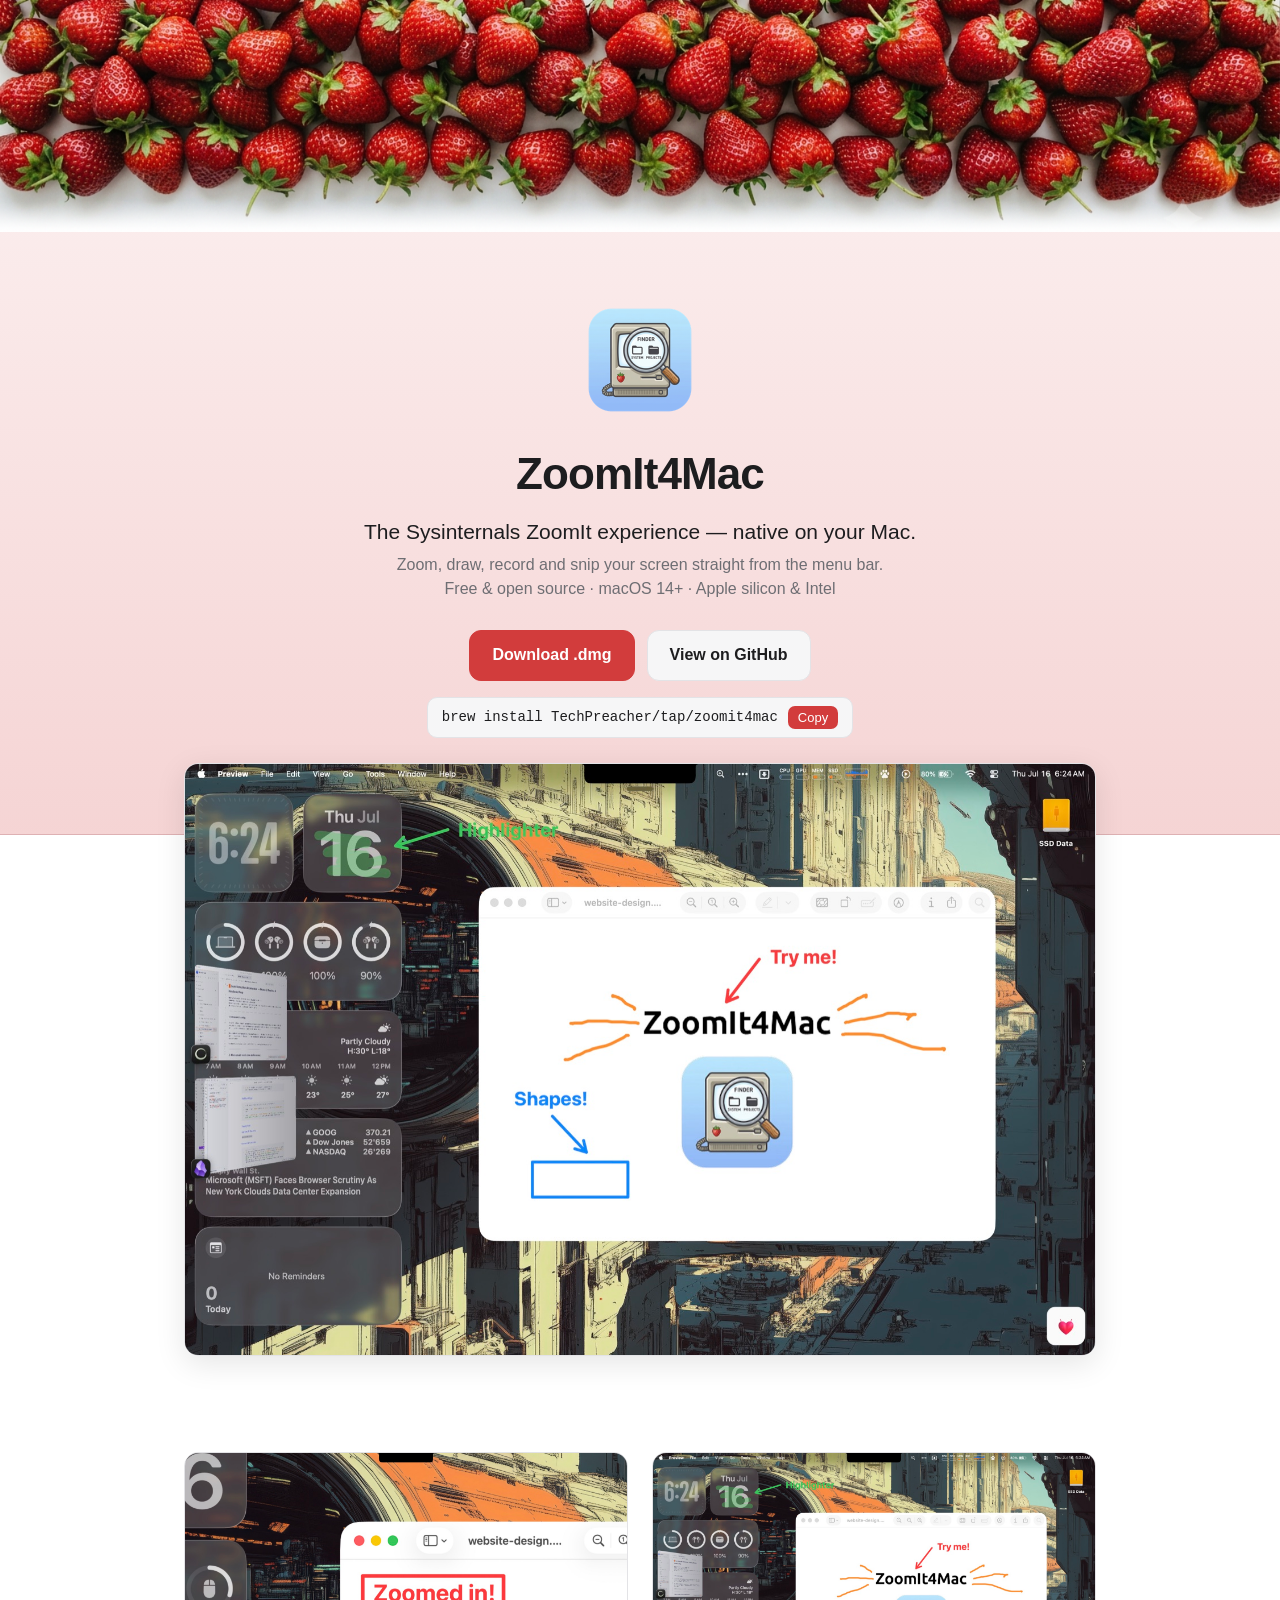
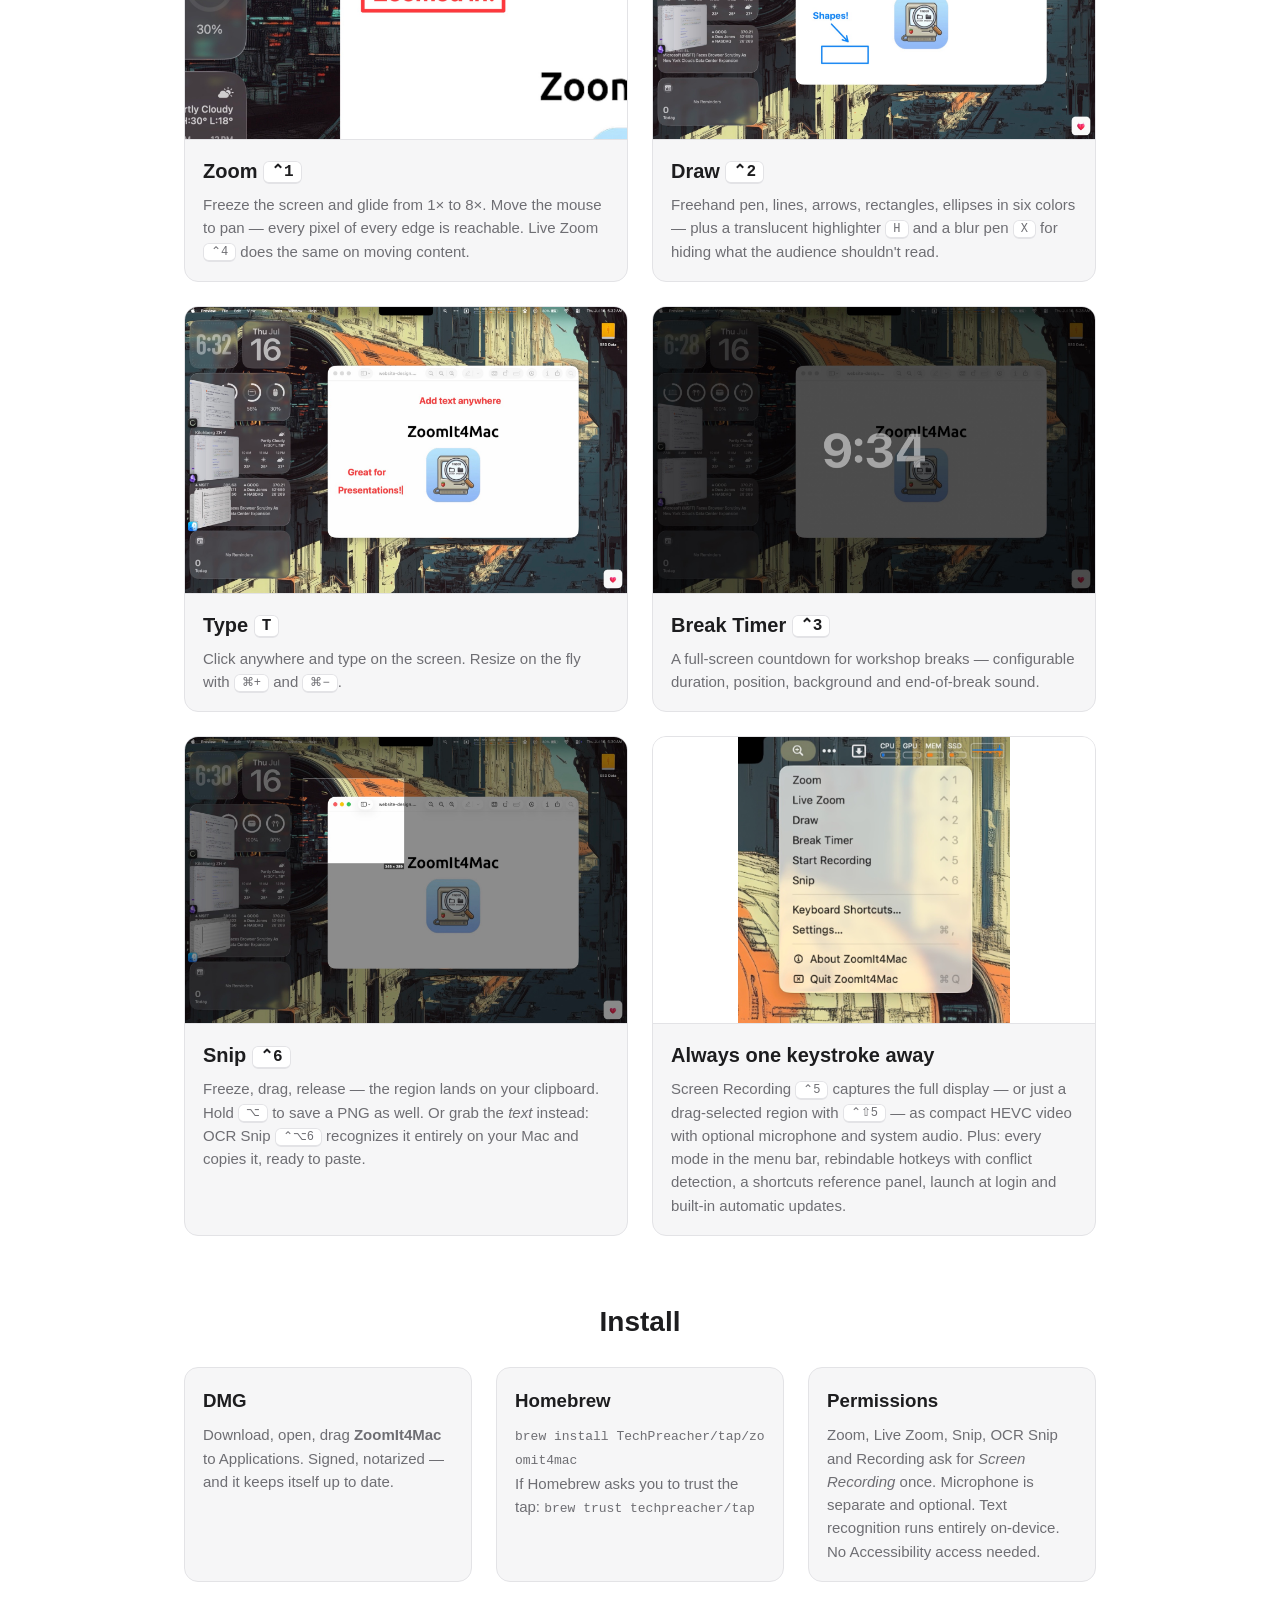
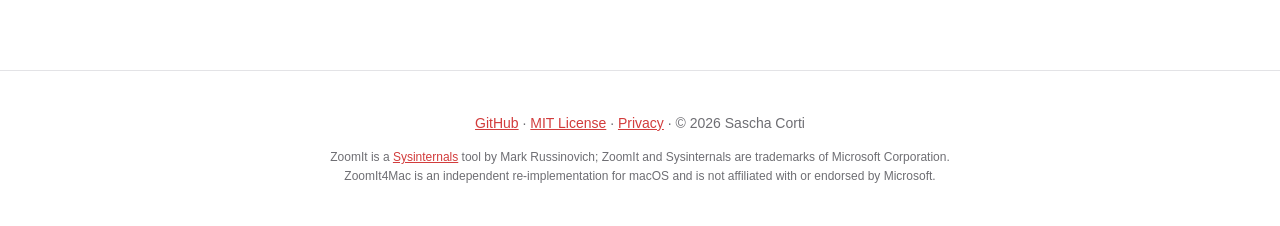
<file: site/index.html>
<!DOCTYPE html>
<html lang="en">
<head>
  <meta charset="utf-8">
  <meta name="viewport" content="width=device-width, initial-scale=1">
  <title>ZoomIt4Mac — screen zoom, annotation & recording for macOS</title>
  <meta name="description" content="A free, open-source, native macOS re-implementation of Sysinternals ZoomIt: screen zoom, drawing, break timer, full-screen and region recording, snipping and on-device text capture (OCR) from your menu bar.">
  <link rel="icon" type="image/png" sizes="32x32" href="assets/favicon-32.png">
  <link rel="icon" type="image/png" sizes="16x16" href="assets/favicon-16.png">
  <link rel="apple-touch-icon" href="assets/apple-touch-icon.png">
  <meta property="og:title" content="ZoomIt4Mac">
  <meta property="og:description" content="The Sysinternals ZoomIt experience — native on your Mac. Zoom, draw, record, snip, copy text.">
  <meta property="og:image" content="https://zoomit4mac.corti.com/assets/hero-shapes.jpg">
  <meta property="og:url" content="https://zoomit4mac.corti.com/">
  <meta property="og:type" content="website">
  <meta name="twitter:card" content="summary_large_image">
  <link rel="stylesheet" href="style.css">
</head>
<body>

<img class="strawberry-banner" src="assets/strawberries-banner.png" alt="" aria-hidden="true">

<header class="hero">
  <div class="hero-band">
  <img class="hero-icon" src="assets/icon-256.png" alt="ZoomIt4Mac app icon" width="128" height="128">
  <h1>ZoomIt4Mac</h1>
  <p class="tagline">The Sysinternals ZoomIt experience — native on your Mac.</p>
  <p class="subline">Zoom, draw, record and snip your screen straight from the menu bar.<br>
     Free &amp; open source · macOS 14+ · Apple silicon &amp; Intel</p>
  <div class="cta">
    <a id="download-dmg" class="button primary" href="https://github.com/TechPreacher/ZoomIt4Mac/releases/latest">
      Download .dmg <span id="release-version" hidden></span>
    </a>
    <a class="button" href="https://github.com/TechPreacher/ZoomIt4Mac">View on GitHub</a>
  </div>
  <div class="brew">
    <code>brew install TechPreacher/tap/zoomit4mac</code>
    <button id="copy-brew" type="button" hidden>Copy</button>
  </div>
  </div>
  <div class="hero-shot-wrap">
    <img class="hero-shot" src="assets/hero-shapes.jpg"
         alt="ZoomIt4Mac draw mode: arrows, shapes and highlighter strokes over a desktop, with a blurred region hiding text">
  </div>
</header>

<main>
  <section class="features" aria-label="Features">
    <article class="card">
      <img src="assets/zoom.jpg" alt="A frozen screen magnified around the cursor">
      <h2>Zoom <kbd>⌃1</kbd></h2>
      <p>Freeze the screen and glide from 1× to 8×. Move the mouse to pan — every pixel of every edge is reachable. Live Zoom <kbd>⌃4</kbd> does the same on moving content.</p>
    </article>
    <article class="card">
      <img src="assets/hero-shapes.jpg" alt="Freehand strokes, straight lines, arrows and rectangles drawn over the screen">
      <h2>Draw <kbd>⌃2</kbd></h2>
      <p>Freehand pen, lines, arrows, rectangles, ellipses in six colors — plus a translucent highlighter <kbd>H</kbd> and a blur pen <kbd>X</kbd> for hiding what the audience shouldn't read.</p>
    </article>
    <article class="card">
      <img src="assets/text.jpg" alt="Large text typed directly onto the screen">
      <h2>Type <kbd>T</kbd></h2>
      <p>Click anywhere and type on the screen. Resize on the fly with <kbd>⌘+</kbd> and <kbd>⌘−</kbd>.</p>
    </article>
    <article class="card">
      <img src="assets/break-timer.jpg" alt="A large countdown timer over a faded desktop">
      <h2>Break Timer <kbd>⌃3</kbd></h2>
      <p>A full-screen countdown for workshop breaks — configurable duration, position, background and end-of-break sound.</p>
    </article>
    <article class="card">
      <img src="assets/snip.jpg" alt="A bright selection rectangle over a dimmed screen with size label">
      <h2>Snip <kbd>⌃6</kbd></h2>
      <p>Freeze, drag, release — the region lands on your clipboard. Hold <kbd>⌥</kbd> to save a PNG as well. Or grab the <em>text</em> instead: OCR Snip <kbd>⌃⌥6</kbd> recognizes it entirely on your Mac and copies it, ready to paste.</p>
    </article>
    <article class="card">
      <img class="fit-contain" src="assets/menu.jpg" alt="The ZoomIt4Mac menu bar menu with all commands">
      <h2>Always one keystroke away</h2>
      <p>Screen Recording <kbd>⌃5</kbd> captures the full display — or just a drag-selected region with <kbd>⌃⇧5</kbd> — as compact HEVC video with optional microphone and system audio. Plus: every mode in the menu bar, rebindable hotkeys with conflict detection, a shortcuts reference panel, launch at login and built-in automatic updates.</p>
    </article>
  </section>

  <section class="install" aria-label="Install">
    <h2>Install</h2>
    <div class="install-grid">
      <div>
        <h3>DMG</h3>
        <p>Download, open, drag <strong>ZoomIt4Mac</strong> to Applications. Signed, notarized — and it keeps itself up to date.</p>
      </div>
      <div>
        <h3>Homebrew</h3>
        <p><code>brew install TechPreacher/tap/zoomit4mac</code><br>
        If Homebrew asks you to trust the tap: <code>brew trust techpreacher/tap</code></p>
      </div>
      <div>
        <h3>Permissions</h3>
        <p>Zoom, Live Zoom, Snip, OCR Snip and Recording ask for <em>Screen Recording</em> once. Microphone is separate and optional. Text recognition runs entirely on-device. No Accessibility access needed.</p>
      </div>
    </div>
  </section>
</main>

<footer>
  <p><a href="https://github.com/TechPreacher/ZoomIt4Mac">GitHub</a> ·
     <a href="https://github.com/TechPreacher/ZoomIt4Mac/blob/main/LICENSE">MIT License</a> ·
     <a href="privacy.html">Privacy</a> ·
     © 2026 Sascha Corti</p>
  <p class="fineprint">ZoomIt is a <a href="https://learn.microsoft.com/sysinternals/">Sysinternals</a> tool by Mark Russinovich; ZoomIt and Sysinternals are trademarks of Microsoft Corporation. ZoomIt4Mac is an independent re-implementation for macOS and is not affiliated with or endorsed by Microsoft.</p>
</footer>

<script src="script.js"></script>
</body>
</html>
</file>
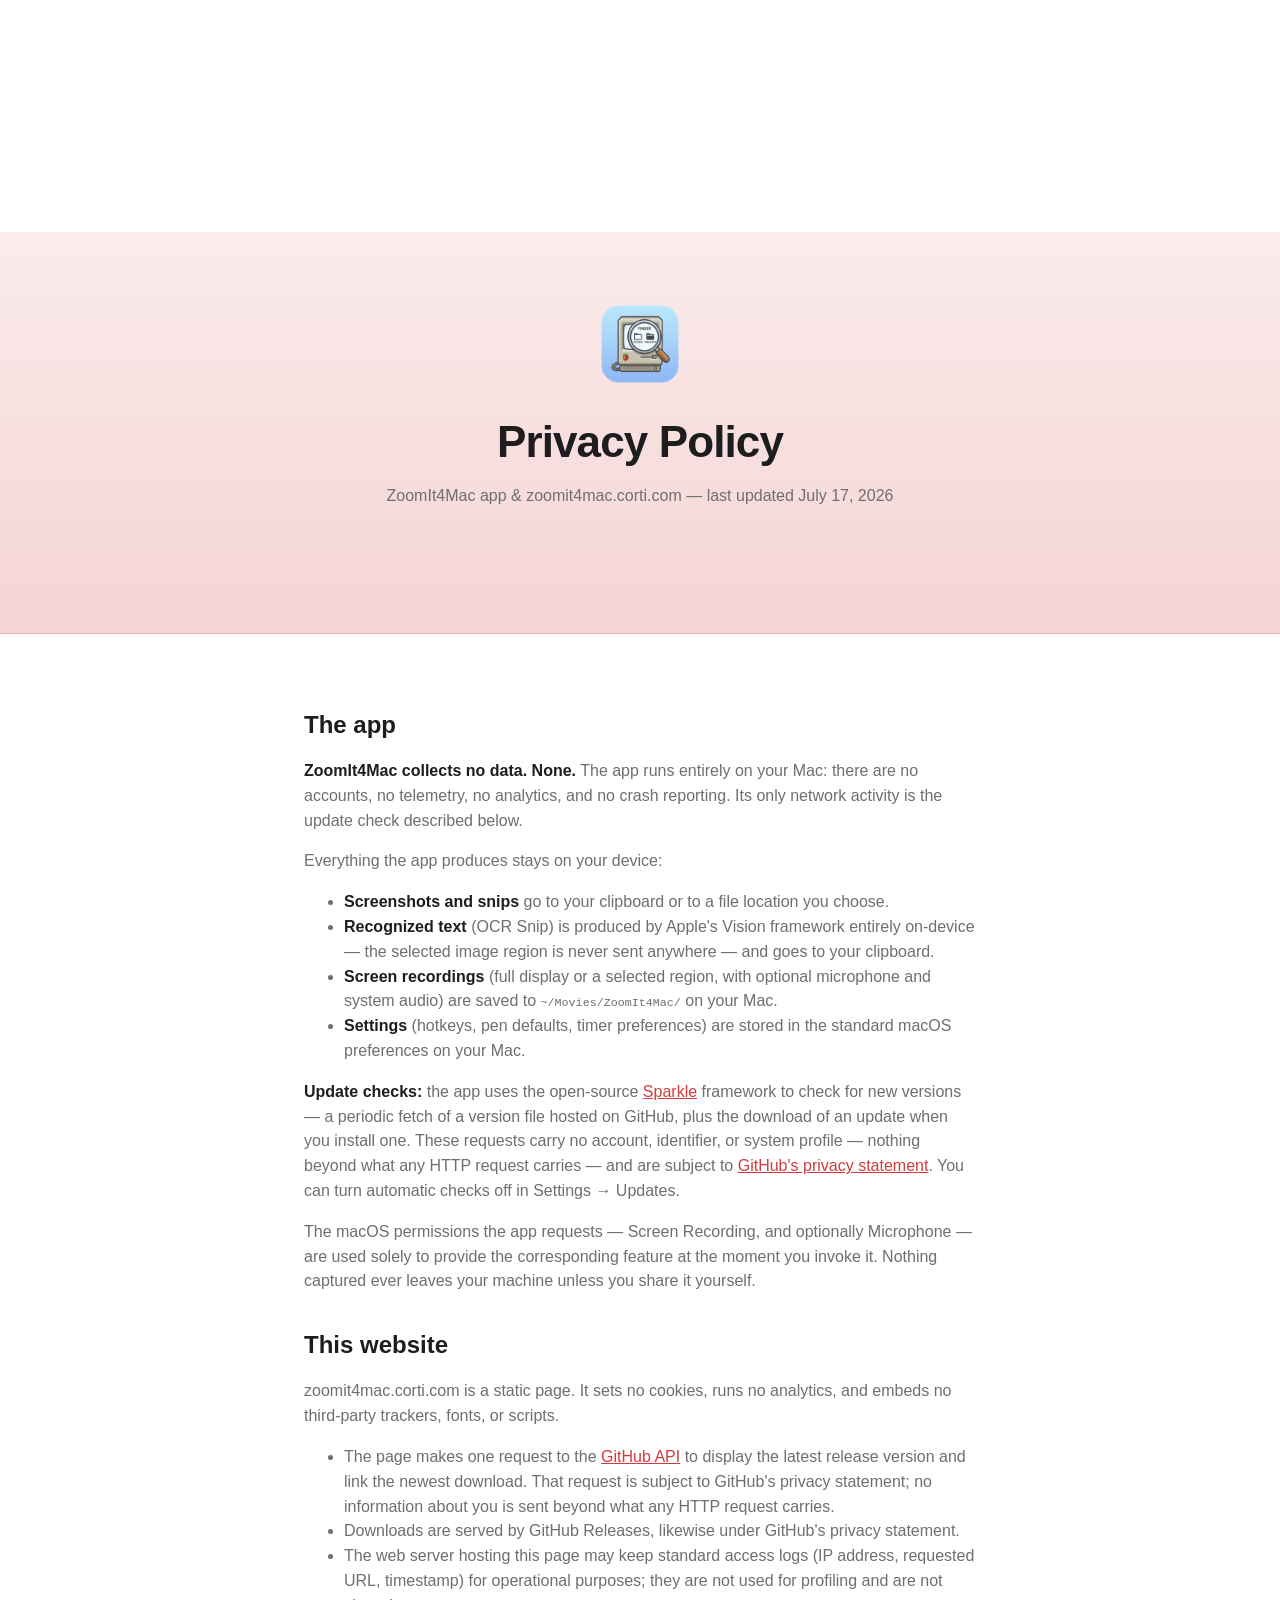
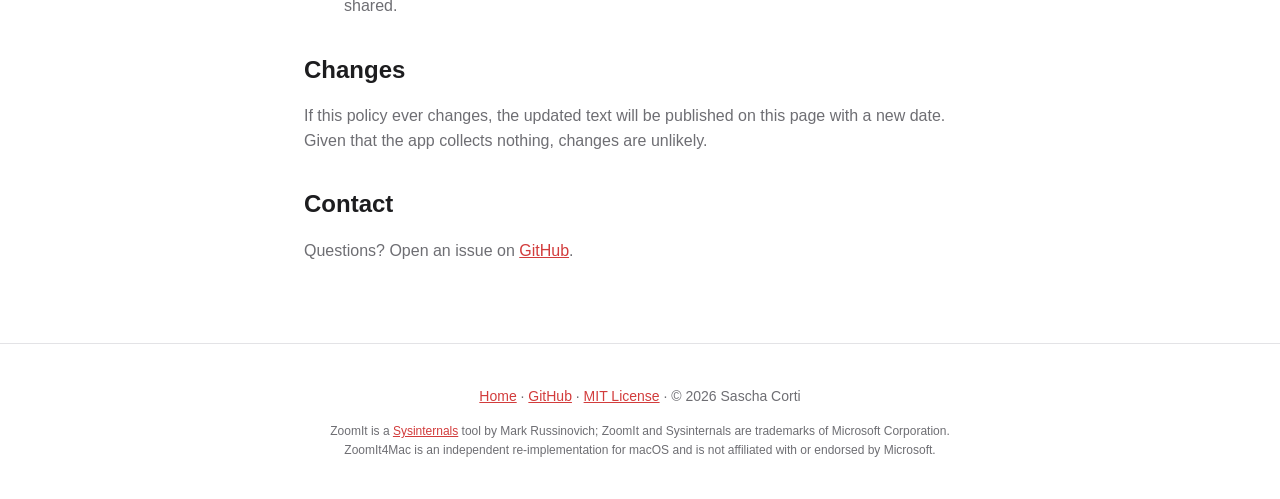
<file: site/privacy.html>
<!DOCTYPE html>
<html lang="en">
<head>
  <meta charset="utf-8">
  <meta name="viewport" content="width=device-width, initial-scale=1">
  <title>Privacy Policy — ZoomIt4Mac</title>
  <meta name="description" content="Privacy policy for the ZoomIt4Mac app and the zoomit4mac.corti.com website.">
  <link rel="icon" type="image/png" sizes="32x32" href="assets/favicon-32.png">
  <link rel="icon" type="image/png" sizes="16x16" href="assets/favicon-16.png">
  <link rel="apple-touch-icon" href="assets/apple-touch-icon.png">
  <meta name="robots" content="index, follow">
  <link rel="stylesheet" href="style.css">
</head>
<body>

<header class="hero">
  <div class="hero-band">
    <a href="index.html"><img class="hero-icon" src="assets/icon-256.png" alt="ZoomIt4Mac app icon" width="96" height="96"></a>
    <h1>Privacy Policy</h1>
    <p class="subline">ZoomIt4Mac app &amp; zoomit4mac.corti.com — last updated July 17, 2026</p>
  </div>
</header>

<main class="prose">
  <section>
    <h2>The app</h2>
    <p><strong>ZoomIt4Mac collects no data. None.</strong> The app runs entirely on your Mac: there are no accounts, no telemetry, no analytics, and no crash reporting. Its only network activity is the update check described below.</p>
    <p>Everything the app produces stays on your device:</p>
    <ul>
      <li><strong>Screenshots and snips</strong> go to your clipboard or to a file location you choose.</li>
      <li><strong>Recognized text</strong> (OCR Snip) is produced by Apple's Vision framework entirely on-device — the selected image region is never sent anywhere — and goes to your clipboard.</li>
      <li><strong>Screen recordings</strong> (full display or a selected region, with optional microphone and system audio) are saved to <code>~/Movies/ZoomIt4Mac/</code> on your Mac.</li>
      <li><strong>Settings</strong> (hotkeys, pen defaults, timer preferences) are stored in the standard macOS preferences on your Mac.</li>
    </ul>
    <p><strong>Update checks:</strong> the app uses the open-source <a href="https://sparkle-project.org">Sparkle</a> framework to check for new versions — a periodic fetch of a version file hosted on GitHub, plus the download of an update when you install one. These requests carry no account, identifier, or system profile — nothing beyond what any HTTP request carries — and are subject to <a href="https://docs.github.com/en/site-policy/privacy-policies/github-general-privacy-statement">GitHub's privacy statement</a>. You can turn automatic checks off in Settings → Updates.</p>
    <p>The macOS permissions the app requests — Screen Recording, and optionally Microphone — are used solely to provide the corresponding feature at the moment you invoke it. Nothing captured ever leaves your machine unless you share it yourself.</p>
  </section>

  <section>
    <h2>This website</h2>
    <p>zoomit4mac.corti.com is a static page. It sets no cookies, runs no analytics, and embeds no third-party trackers, fonts, or scripts.</p>
    <ul>
      <li>The page makes one request to the <a href="https://docs.github.com/en/site-policy/privacy-policies/github-general-privacy-statement">GitHub API</a> to display the latest release version and link the newest download. That request is subject to GitHub's privacy statement; no information about you is sent beyond what any HTTP request carries.</li>
      <li>Downloads are served by GitHub Releases, likewise under GitHub's privacy statement.</li>
      <li>The web server hosting this page may keep standard access logs (IP address, requested URL, timestamp) for operational purposes; they are not used for profiling and are not shared.</li>
    </ul>
  </section>

  <section>
    <h2>Changes</h2>
    <p>If this policy ever changes, the updated text will be published on this page with a new date. Given that the app collects nothing, changes are unlikely.</p>
  </section>

  <section>
    <h2>Contact</h2>
    <p>Questions? Open an issue on <a href="https://github.com/TechPreacher/ZoomIt4Mac/issues">GitHub</a>.</p>
  </section>
</main>

<footer>
  <p><a href="index.html">Home</a> ·
     <a href="https://github.com/TechPreacher/ZoomIt4Mac">GitHub</a> ·
     <a href="https://github.com/TechPreacher/ZoomIt4Mac/blob/main/LICENSE">MIT License</a> ·
     © 2026 Sascha Corti</p>
  <p class="fineprint">ZoomIt is a <a href="https://learn.microsoft.com/sysinternals/">Sysinternals</a> tool by Mark Russinovich; ZoomIt and Sysinternals are trademarks of Microsoft Corporation. ZoomIt4Mac is an independent re-implementation for macOS and is not affiliated with or endorsed by Microsoft.</p>
</footer>

</body>
</html>
</file>
<file: site/style.css>
:root {
  --accent: #d23c3c;
  --bg: #ffffff;
  --bg-raised: #f6f6f7;
  --text: #1d1d1f;
  --text-dim: #6e6e73;
  --border: #e3e3e6;
  --shadow: 0 8px 30px rgba(0, 0, 0, 0.10);
  color-scheme: light dark;
}
@media (prefers-color-scheme: dark) {
  :root {
    --bg: #101012;
    --bg-raised: #1b1b1f;
    --text: #f5f5f7;
    --text-dim: #98989d;
    --border: #2c2c31;
    --shadow: 0 8px 30px rgba(0, 0, 0, 0.5);
  }
}

* { box-sizing: border-box; }
body {
  margin: 0;
  font-family: -apple-system, BlinkMacSystemFont, "Segoe UI", Helvetica, Arial, sans-serif;
  background: var(--bg);
  color: var(--text);
  line-height: 1.55;
}
img { max-width: 100%; height: auto; display: block; }
a { color: var(--accent); }

/* Decorative strawberry strip pinned to the viewport top; the page scrolls
   over it. z-index -1 keeps it behind all content. */
.strawberry-banner {
  position: fixed;
  top: 0;
  left: 0;
  width: 100%;
  height: auto;
  z-index: -1;
  pointer-events: none;
}

.hero {
  /* Clear the fixed banner (image aspect: 287/1584 ≈ 18.12%). */
  margin-top: 18.12vw;
  text-align: center;
}
/* Tinted band behind the intro; the screenshot below overlaps its edge. */
.hero-band {
  background: linear-gradient(
    180deg,
    color-mix(in srgb, var(--accent) 10%, var(--bg)),
    color-mix(in srgb, var(--accent) 22%, var(--bg))
  );
  border-bottom: 1px solid color-mix(in srgb, var(--accent) 30%, var(--border));
  padding: 64px 24px 96px;
}
.hero-shot-wrap {
  max-width: 960px;
  margin: -72px auto 0;
  padding: 0 24px 32px;
}
.hero-icon { margin: 0 auto 16px; }
.hero h1 { font-size: 44px; margin: 0 0 8px; letter-spacing: -0.02em; }
.tagline { font-size: 21px; color: var(--text); margin: 0 0 4px; }
.subline { color: var(--text-dim); margin: 0 0 28px; }

.cta { display: flex; gap: 12px; justify-content: center; flex-wrap: wrap; margin-bottom: 16px; }
.button {
  display: inline-block;
  padding: 12px 22px;
  border-radius: 12px;
  border: 1px solid var(--border);
  background: var(--bg-raised);
  color: var(--text);
  text-decoration: none;
  font-weight: 600;
}
.button.primary {
  background: var(--accent);
  border-color: var(--accent);
  color: #fff;
}
.button:hover { filter: brightness(1.06); }
#release-version { font-weight: 400; opacity: 0.85; margin-left: 6px; }
#release-version::before { content: "v"; }

.brew {
  display: inline-flex;
  align-items: center;
  gap: 10px;
  background: var(--bg-raised);
  border: 1px solid var(--border);
  border-radius: 10px;
  padding: 8px 14px;
}
.brew code { font-size: 14px; }
.brew button {
  border: none;
  background: var(--accent);
  color: #fff;
  border-radius: 7px;
  padding: 4px 10px;
  font-size: 13px;
  cursor: pointer;
}

.hero-shot {
  border-radius: 14px;
  box-shadow: var(--shadow);
  border: 1px solid var(--border);
}

main { max-width: 960px; margin: 0 auto; padding: 24px; }

.features {
  display: grid;
  grid-template-columns: 1fr 1fr;
  gap: 24px;
  margin: 40px 0 64px;
}
@media (max-width: 720px) {
  .features { grid-template-columns: 1fr; }
  .hero h1 { font-size: 34px; }
}
.card {
  background: var(--bg-raised);
  border: 1px solid var(--border);
  border-radius: 14px;
  overflow: hidden;
}
.card img { border-bottom: 1px solid var(--border); aspect-ratio: 3024 / 1964; object-fit: cover; }
.card img.fit-contain { object-fit: contain; background: var(--bg); }
.card h2 { font-size: 20px; margin: 16px 18px 6px; }
.card p { margin: 0 18px 18px; color: var(--text-dim); font-size: 15px; }

kbd {
  font-family: ui-monospace, "SF Mono", Menlo, monospace;
  font-size: 0.8em;
  background: var(--bg);
  border: 1px solid var(--border);
  border-bottom-width: 2px;
  border-radius: 6px;
  padding: 1px 7px;
  vertical-align: middle;
  white-space: nowrap;
}

.install { margin-bottom: 64px; }
.install h2 { font-size: 28px; text-align: center; margin-bottom: 24px; }
.install-grid {
  display: grid;
  grid-template-columns: repeat(3, 1fr);
  gap: 24px;
}
@media (max-width: 720px) {
  .install-grid { grid-template-columns: 1fr; }
}
.install-grid > div {
  background: var(--bg-raised);
  border: 1px solid var(--border);
  border-radius: 14px;
  padding: 18px;
}
.install-grid h3 { margin: 0 0 8px; }
.install-grid p { margin: 0; color: var(--text-dim); font-size: 15px; }
.install-grid code { font-size: 13px; word-break: break-all; }

.prose {
  max-width: 720px;
  margin: 0 auto;
  padding: 40px 24px 64px;
}
.prose h2 { font-size: 24px; margin: 32px 0 8px; }
.prose p, .prose li { color: var(--text-dim); }
.prose strong { color: var(--text); }
.prose code { font-size: 0.9em; }

footer {
  border-top: 1px solid var(--border);
  padding: 28px 24px 40px;
  text-align: center;
  color: var(--text-dim);
  font-size: 14px;
}
.fineprint { font-size: 12px; max-width: 640px; margin: 8px auto 0; }
</file>
